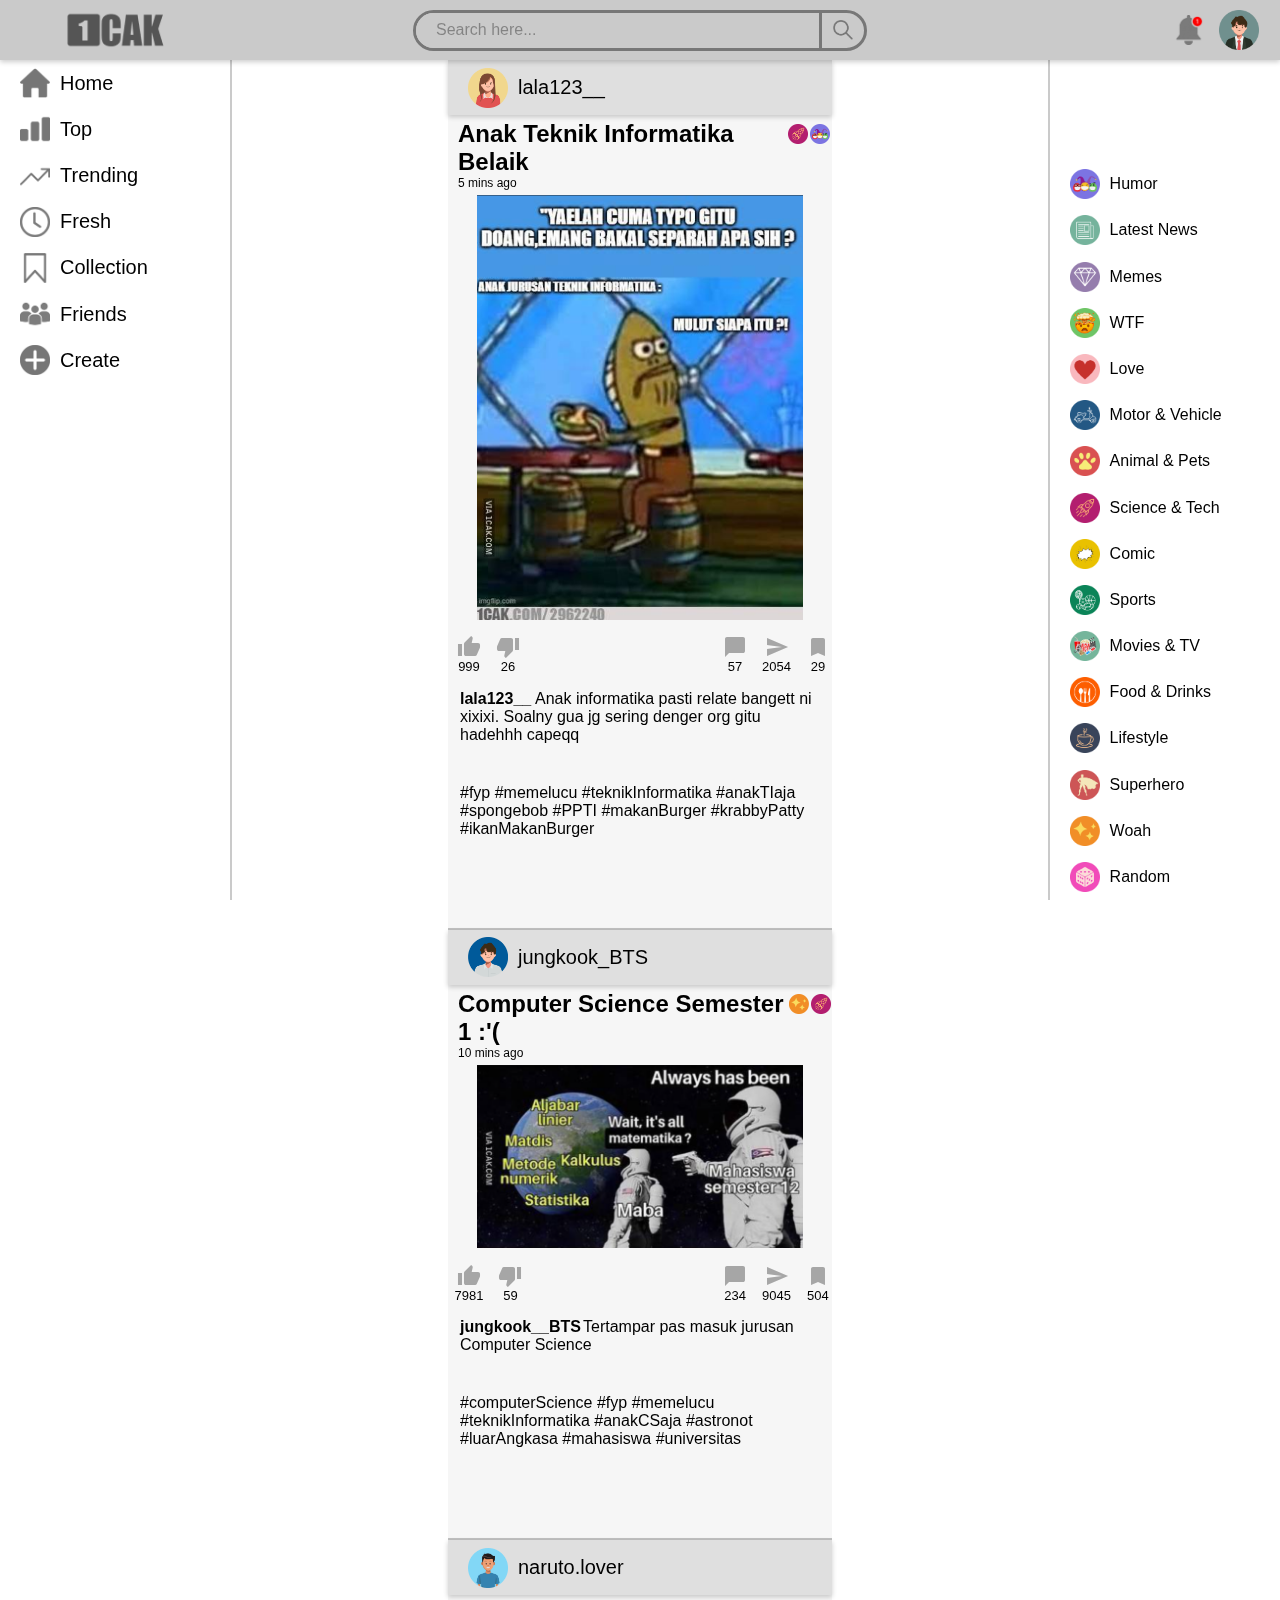
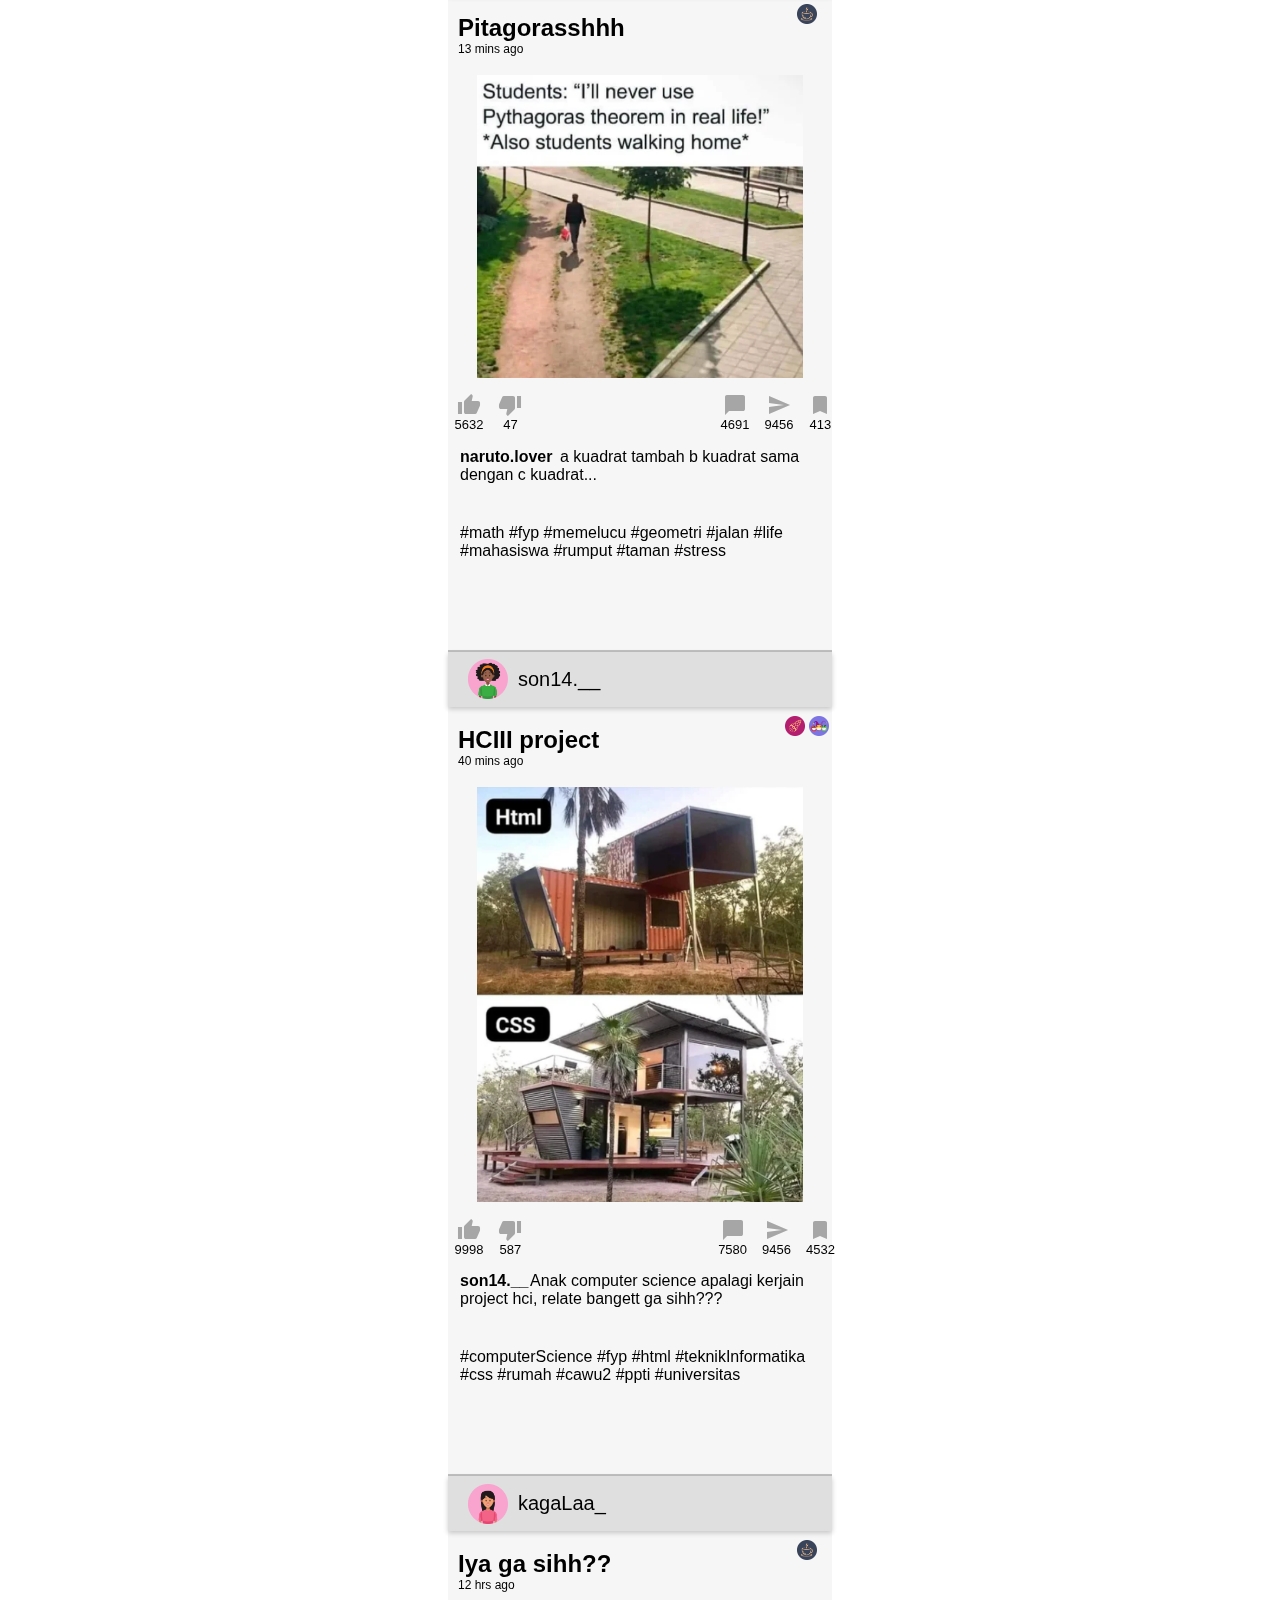
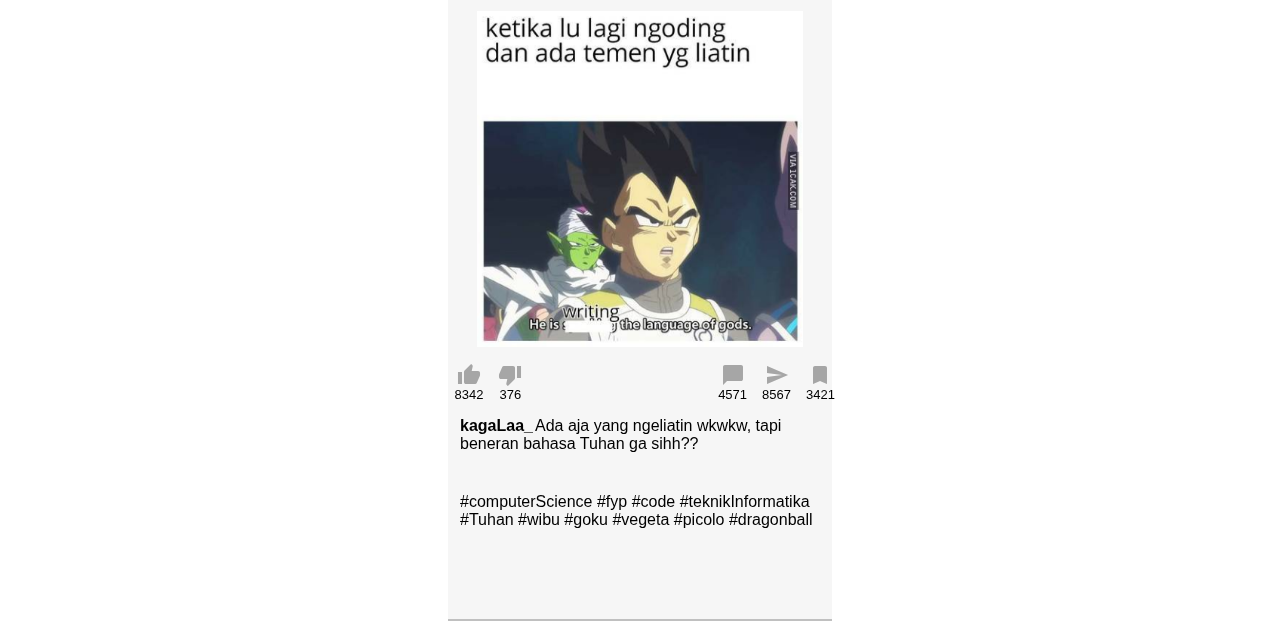
<file: index.html>
<!DOCTYPE html>
<html lang="en">
<head>
    <meta charset="UTF-8">
    <meta name="viewport" content="width=device-width, initial-scale=1.0">
    <title>Homepage</title>
    <link rel="stylesheet" href="homepage.css">
    <link rel="stylesheet" href="header.css">
    <link href="https://fonts.googleapis.com/icon?family=Material+Icons" rel="stylesheet">
    <script src="homepage.js" defer></script>
</head>
<body>
    <div class="header-container">
        <div class="samping">
            <div class="logo">
                <img src="Asset/logo 1cak hitam.png" alt="">
            </div>
    
            <div class="notif-profile">
                <img class="notif" src="Asset/homepage/notificationIcon.png" alt="">
                <a href="profile.html">
                    <img class="profile" src="Asset/homepage/profile.png" alt="">
                </a>
            </div>
        </div>
        
        <div class="tengah">
            <div class="search-wrapper">
                <div class="search">
                    <form>
                        <div class="searchh">
                            <input class="search-input" id="x" type="search" placeholder="Search here...">
                        </div>
                    </form>
                </div>
                <div class="iconSearch">
                    <img src="Asset/homepage/searchIcon.png" alt="">
                </div>
            </div>
        </div>
    </div>
    
    <div class="navbar">
        <div class="bagianKiri">
            <div class="navigation">
                <a href="homepage.html">
                    <div class="cat">
                        <img src="Asset/homepage/homeIcon.png" alt="">
                        <p>Home</p>
                    </div>
                </a>

                <div class="cat">
                    <img src="Asset/homepage/topIcon.png" alt="">
                    <p>Top</p>
                </div>

                <div class="cat">
                    <img src="Asset/homepage/trendingIcon.png" alt="">
                    <p>Trending</p>
                </div>

                <div class="cat">
                    <img src="Asset/homepage/freshIcon.png" alt="">
                    <p>Fresh</p>
                </div>

                <div class="cat">
                    <img src="Asset/homepage/collectionIcon.png" alt="">
                    <p>Collection</p>
                </div>

                <div class="cat">
                    <img src="Asset/homepage/friendIcon.png" alt="">
                    <p>Friends</p>
                </div>

                <a href="create.html">
                    <div class="cat">
                        <img src="Asset/homepage/createIcon.png" alt="">
                        <p>Create</p>
                    </div>
                </a>
            </div>
        </div>
    
        <div class="bagianKanan">
            <div class="category">
                <div class="cat">
                    <img src="Asset/homepage/humorIcon.png" alt="">
                    <p>Humor</p>
                </div>
        
                <div class="cat">
                    <img src="Asset/homepage/newsIcon.png" alt="">
                    <p>Latest News</p>
                </div>
        
                <div class="cat">
                    <img src="Asset/homepage/memesIcon.png" alt="">
                    <p>Memes</p>
                </div>
        
                <div class="cat">
                    <img src="Asset/homepage/wtfIcon.png" alt="">
                    <p>WTF</p>
                </div>
        
                <div class="cat">
                    <img src="Asset/homepage/loveIcon.png" alt="">
                    <p>Love</p>
                </div>
        
                <div class="cat">
                    <img src="Asset/homepage/motorIcon.png" alt="">
                    <p>Motor & Vehicle</p>
                </div>
        
                <div class="cat">
                    <img src="Asset/homepage/petIcon.png" alt="">
                    <p>Animal & Pets</p>
                </div>
        
                <div class="cat">
                    <img src="Asset/homepage/scienceIcon.png" alt="">
                    <p>Science & Tech</p>
                </div>
        
                <div class="cat">
                    <img src="Asset/homepage/comicIcon.png" alt="">
                    <p>Comic</p>
                </div>
        
                <div class="cat">
                    <img src="Asset/homepage/sportIcon.png" alt="">
                    <p>Sports</p>
                </div>
        
                <div class="cat">
                    <img src="Asset/homepage/movieTvIcon.png" alt="">
                    <p>Movies & TV</p>
                </div>
        
                <div class="cat">
                    <img src="Asset/homepage/foodDrinkIcon.png" alt="">
                    <p>Food & Drinks</p>
                </div>
        
                <div class="cat">
                    <img src="Asset/homepage/lifestyleIcon.png" alt="">
                    <p>Lifestyle</p>
                </div>
        
                <div class="cat">
                    <img src="Asset/homepage/superheroIcon.png" alt="">
                    <p>Superhero</p>
                </div>
        
                <div class="cat">
                    <img src="Asset/homepage/woahIcon.png" alt="">
                    <p>Woah</p>
                </div>
        
                <div class="cat">
                    <img src="Asset/homepage/randomIcon.png" alt="">
                    <p>Random</p>
                </div>
            </div>
        </div>
    </div>

    <div class="content-container">
        <div class="content">
            <div class="post1" data-post1-id="7712">
                <div class="profile-container">
                    <img class="profilePost" src="Asset/homepage/profile1.png" alt="">
                    <p>lala123__</p>
                </div>

                <div class="bagianAtas">
                    <div class="postTitle">
                        <h2>Anak Teknik Informatika Belaik</h1>
                        <p>5 mins ago</p>
                    </div>

                    <div class="postCategory">
                        <img src="Asset/homepage/scienceIcon.png" alt="">
                        <img src="Asset/homepage/humorIcon.png" alt="">
                    </div>
                </div>

                <div class="bagianTengah">
                    <img class="postingan" src="Asset/homepage/meme1.png" alt="">
                </div>

                <div class="feedback">
                    <div class="feedbackKiri">
                        <div class="like">
                            <span class="like-button material-icons" data-action="like">thumb_up</span>
                            <span class="like-count">999</span>
                        </div>
                        <div class="like">
                            <span class="dislike-button material-icons" data-action="dislike">thumb_down</span>
                            <span class="dislike-count">26</span>
                        </div>
                    </div>

                    <div class="feedbackKanan">
                        <div class="komen">
                            <span class="saved-button material-icons">chat_bubble</span>
                            <span class="saved-count">57</span>
                        </div>
                        <div class="komen">
                            <span class="saved-button material-icons">send</span>
                            <span class="saved-count">2054</span>
                        </div>
                        <div class="komen">
                            <span class="saved-buttonn material-icons">bookmark</span>
                            <span class="saved-count">29</span>
                        </div>
                    </div>
                </div>

                <div class="description">
                    <div class="caption">
                        <p class="username-capt">lala123__</p>
                        <p class="capt">Anak informatika pasti relate bangett ni xixixi. Soalny gua 
                            jg sering denger org gitu hadehhh capeqq
                        </p>

                        <p class="hashtag">#fyp #memelucu #teknikInformatika #anakTIaja #spongebob
                            #PPTI #makanBurger #krabbyPatty #ikanMakanBurger 
                        </p>
                    </div>
                </div>

                <div class="batas-post"></div>
            </div>


            <div class="post1" data-post1-id="7712">
                <div class="profile-container">
                    <img class="profilePost" src="Asset/homepage/profile2.png" alt="">
                    <p>jungkook_BTS</p>
                </div>

                <div class="bagianAtas">
                    <div class="postTitle">
                        <h2>Computer Science Semester 1 :'(</h1>
                        <p>10 mins ago</p>
                    </div>

                    <div class="postCategory">
                        <img src="Asset/homepage/woahIcon.png" alt="">
                        <img src="Asset/homepage/scienceIcon.png" alt="">
                    </div>
                </div>

                <div class="bagianTengah">
                    <img class="postingan" src="Asset/homepage/meme2.png" alt="">
                </div>

                <div class="feedback">
                    <div class="feedbackKiri">
                        <div class="like">
                            <span class="like-button material-icons" data-action="like">thumb_up</span>
                            <span class="like-count">7981</span>
                        </div>
                        <div class="like">
                            <span class="dislike-button material-icons" data-action="dislike">thumb_down</span>
                            <span class="dislike-count">59</span>
                        </div>
                    </div>

                    <div class="feedbackKanan">
                        <div class="komen">
                            <span class="saved-button material-icons">chat_bubble</span>
                            <span class="saved-count">234</span>
                        </div>
                        <div class="komen">
                            <span class="saved-button material-icons">send</span>
                            <span class="saved-count">9045</span>
                        </div>
                        <div class="komen">
                            <span class="saved-buttonn material-icons">bookmark</span>
                            <span class="saved-count">504</span>
                        </div>
                    </div>
                </div>

                <div class="description">
                    <div class="caption">
                        <p class="username-capt">jungkook__BTS</p>
                        <p class="capt2">
                            Tertampar pas masuk jurusan Computer Science
                        </p>

                        <p class="hashtag">
                            #computerScience #fyp #memelucu #teknikInformatika #anakCSaja #astronot #luarAngkasa #mahasiswa #universitas                        </p>
                    </div>
                </div>

                <div class="batas-post"></div>
            </div>

            <div class="post1" data-post1-id="7712">
                <div class="profile-container">
                    <img class="profilePost" src="Asset/homepage/profile3.png" alt="">
                    <p>naruto.lover</p>
                </div>

                <div class="bagianAtas">
                    <div class="postTitle">
                        <h2>Pitagorasshhh</h1>
                        <p>13 mins ago</p>
                    </div>

                    <div class="postCategory">
                        <img src="Asset/homepage/lifestyleIcon.png" alt="">
                    </div>
                </div>

                <div class="bagianTengah">
                    <img class="postingan" src="Asset/homepage/meme3.png" alt="">
                </div>

                <div class="feedback">
                    <div class="feedbackKiri">
                        <div class="like">
                            <span class="like-button material-icons" data-action="like">thumb_up</span>
                            <span class="like-count">5632</span>
                        </div>
                        <div class="like">
                            <span class="dislike-button material-icons" data-action="dislike">thumb_down</span>
                            <span class="dislike-count">47</span>
                        </div>
                    </div>

                    <div class="feedbackKanan">
                        <div class="komen">
                            <span class="saved-button material-icons">chat_bubble</span>
                            <span class="saved-count">4691</span>
                        </div>
                        <div class="komen">
                            <span class="saved-button material-icons">send</span>
                            <span class="saved-count">9456</span>
                        </div>
                        <div class="komen">
                            <span class="saved-buttonn material-icons">bookmark</span>
                            <span class="saved-count">413</span>
                        </div>
                    </div>
                </div>

                <div class="description">
                    <div class="caption">
                        <p class="username-capt">naruto.lover</p>
                        <p class="capt3">
                            a kuadrat tambah b kuadrat sama dengan c kuadrat...
                        </p>

                        <p class="hashtag">
                            #math #fyp #memelucu #geometri #jalan #life #mahasiswa #rumput #taman #stress
                        </p>
                    </div>
                </div>

                <div class="batas-post"></div>
            </div>

            <div class="post1" data-post1-id="7712">
                <div class="profile-container">
                    <img class="profilePost" src="Asset/homepage/profile4.png" alt="">
                    <p>son14.__</p>
                </div>

                <div class="bagianAtas">
                    <div class="postTitle">
                        <h2>HCIII project</h1>
                        <p>40 mins ago</p>
                    </div>

                    <div class="postCategory">
                        <img src="Asset/homepage/scienceIcon.png" alt="">
                        <img src="Asset/homepage/humorIcon.png" alt="">
                    </div>
                </div>

                <div class="bagianTengah">
                    <img class="postingan" src="Asset/homepage/meme4.png" alt="">
                </div>

                <div class="feedback">
                    <div class="feedbackKiri">
                        <div class="like">
                            <span class="like-button material-icons" data-action="like">thumb_up</span>
                            <span class="like-count">9998</span>
                        </div>
                        <div class="like">
                            <span class="dislike-button material-icons" data-action="dislike">thumb_down</span>
                            <span class="dislike-count">587</span>
                        </div>
                    </div>

                    <div class="feedbackKanan">
                        <div class="komen">
                            <span class="saved-button material-icons">chat_bubble</span>
                            <span class="saved-count">7580</span>
                        </div>
                        <div class="komen">
                            <span class="saved-button material-icons">send</span>
                            <span class="saved-count">9456</span>
                        </div>
                        <div class="komen">
                            <span class="saved-buttonn material-icons">bookmark</span>
                            <span class="saved-count">4532</span>
                        </div>
                    </div>
                </div>

                <div class="description">
                    <div class="caption">
                        <p class="username-capt">son14.__</p>
                        <p class="capt4">
                            Anak computer science apalagi kerjain project hci, relate bangett ga sihh???
                        </p>

                        <p class="hashtag">
                            #computerScience #fyp #html #teknikInformatika #css #rumah #cawu2 #ppti #universitas                        
                        </p>
                    </div>
                </div>

                <div class="batas-post"></div>
            </div>

            <div class="post1" data-post1-id="7712">
                <div class="profile-container">
                    <img class="profilePost" src="Asset/homepage/profile5.png" alt="">
                    <p>kagaLaa_</p>
                </div>

                <div class="bagianAtas">
                    <div class="postTitle">
                        <h2>Iya ga sihh??</h1>
                        <p>12 hrs ago</p>
                    </div>

                    <div class="postCategory">
                        <img src="Asset/homepage/lifestyleIcon.png" alt="">
                    </div>
                </div>

                <div class="bagianTengah">
                    <img class="postingan" src="Asset/homepage/meme5.png" alt="">
                </div>

                <div class="feedback">
                    <div class="feedbackKiri">
                        <div class="like">
                            <span class="like-button material-icons" data-action="like">thumb_up</span>
                            <span class="like-count">8342</span>
                        </div>
                        <div class="like">
                            <span class="dislike-button material-icons" data-action="dislike">thumb_down</span>
                            <span class="dislike-count">376</span>
                        </div>
                    </div>

                    <div class="feedbackKanan">
                        <div class="komen">
                            <span class="saved-button material-icons">chat_bubble</span>
                            <span class="saved-count">4571</span>
                        </div>
                        <div class="komen">
                            <span class="saved-button material-icons">send</span>
                            <span class="saved-count">8567</span>
                        </div>
                        <div class="komen">
                            <span class="saved-buttonn material-icons">bookmark</span>
                            <span class="saved-count">3421</span>
                        </div>
                    </div>
                </div>

                <div class="description">
                    <div class="caption">
                        <p class="username-capt">kagaLaa_</p>
                        <p class="capt5">
                            Ada aja yang ngeliatin wkwkw, tapi beneran bahasa Tuhan ga sihh??
                        </p>

                        <p class="hashtag">
                            #computerScience #fyp #code #teknikInformatika #Tuhan #wibu #goku #vegeta #picolo #dragonball
                        </p>
                    </div>
                </div>

                <div class="batas-post"></div>
            </div>
        </div>
    </div>
    
</body>
</html>
</file>
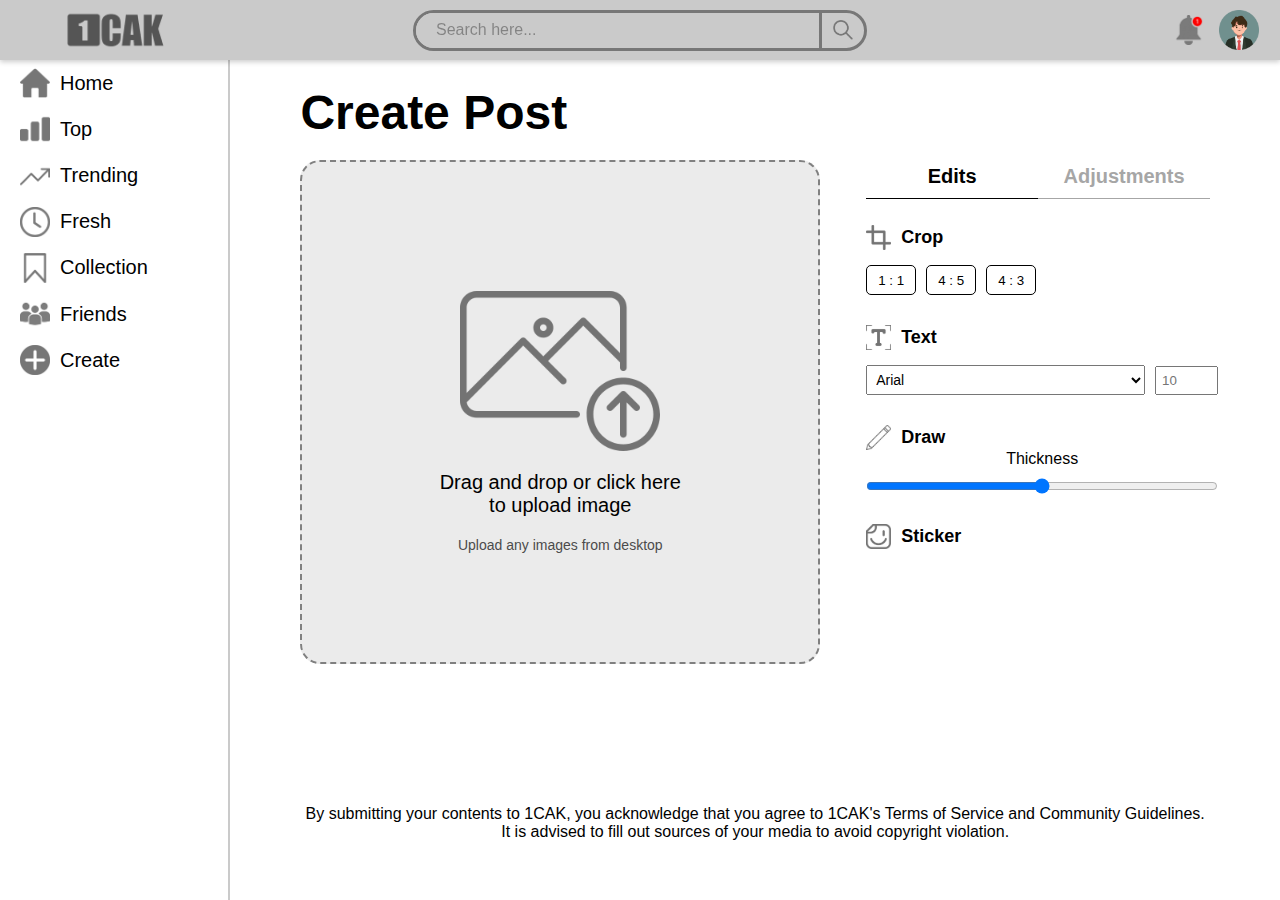
<file: create.html>
<!DOCTYPE html>
<html lang="en">
<head>
    <meta charset="UTF-8">
    <meta name="viewport" content="width=device-width, initial-scale=1.0">
    <link rel="stylesheet" href="header.css">
    <link rel="stylesheet" href="create.css">
    <script src="create.js" defer></script>
    <!-- nanti pindahin ke css yaaa uwaaaa -->
    <link href='https://unpkg.com/boxicons@2.1.4/css/boxicons.min.css' rel='stylesheet'>
    <title>Create</title>

</head>
<body>
    <div class="header-container">
        <div class="samping">
            <div class="logo">
                <img src="/Asset/logo 1cak hitam.png" alt="">
            </div>
    
            <div class="notif-profile">
                <img class="notif" src="/Asset/homepage/notificationIcon.png" alt="">
                <a href="profile.html">
                    <img class="profile" src="/Asset/homepage/profile.png" alt="">
                </a>
            </div>
        </div>
        
        <div class="tengah">
            <div class="search-wrapper">
                <div class="search">
                    <form>
                        <div class="searchh">
                            <input class="search-input" id="x" type="search" placeholder="Search here...">
                        </div>
                    </form>
                </div>
                <div class="iconSearch">
                    <img src="/Asset/homepage/searchIcon.png" alt="">
                </div>
            </div>
        </div>
    </div>
    
    <div class="navbar">
        <div class="bagianKiri">
            <div class="navigation">
                <a href="homepage.html">
                    <div class="cat">
                        <img src="/Asset/homepage/homeIcon.png" alt="">
                        <p>Home</p>
                    </div>
                </a>

                <div class="cat">
                    <img src="/Asset/homepage/topIcon.png" alt="">
                    <p>Top</p>
                </div>

                <div class="cat">
                    <img src="/Asset/homepage/trendingIcon.png" alt="">
                    <p>Trending</p>
                </div>

                <div class="cat">
                    <img src="/Asset/homepage/freshIcon.png" alt="">
                    <p>Fresh</p>
                </div>

                <div class="cat">
                    <img src="/Asset/homepage/collectionIcon.png" alt="">
                    <p>Collection</p>
                </div>

                <div class="cat">
                    <img src="/Asset/homepage/friendIcon.png" alt="">
                    <p>Friends</p>
                </div>

                <a href="create.html">
                    <div class="cat">
                        <img src="/Asset/homepage/createIcon.png" alt="">
                        <p>Create</p>
                    </div>
                </a>
            </div>
        </div>
    </div>

<!-- BAGIAN UPLOAD & EDIT FOTO -->
    <div class="main-container">
        <div class="main-padding">
            <h1>Create Post</h1>
            <div class="abcdefg">
                <div class="createPost">
                    <div class="createPost-left">
                        <label for="input-file" id="drop-area">
                            <!-- choose image from folder -->
                            <input type="file" accept="image/*" id="input-file" hidden>
                            <!-- <button class="choose-img">Choose Image</button> -->
                            <div id="img-view">
                                <img src="Asset/create/Upload-icon.png" alt="upload icon">
                                <p>Drag and drop or click here<br>to upload image</p>
                                <span>Upload any images from desktop</span>
                                <!-- <button>Next</button> -->
                            </div>                    
                        </label>           
                    </div>
                    <div class="createPost-right">
                        <div class="edit-or-adjust">
                            <button class="edits" id="edits">Edits</button>
                            <button class="adjustments" id="adjustments">Adjustments</button>
                        </div>
                        <div class="edit-items" id="edit-items">
                            <div class="crop">
                                <div class="crop-title onHover">
                                    <img src="Asset/create/Crop-icon.png" alt="Crop icon">
                                    <h4>Crop</h4>
                                </div>
                                <div class="crop-details">
                                    <button>1 : 1</button>
                                    <button>4 : 5</button>
                                    <button>4 : 3</button>
                                </div>
                            </div>
                            <div class="text">
                                <div class="text-title onHover">
                                    <img src="Asset/create/Text-icon.png" alt="Crop icon">
                                    <h4>Text</h4>
                                </div>
                                <div class="text-details">
                                    <select name="text" id="text">
                                        <option value="arial">Arial</option>
                                        <option value="bellMt">Bell MT</option>
                                        <option value="cooperBlack">Cooper Black</option>
                                        <option value="jokerman">Jokerman</option>
                                        <option value="timesNewRoman">Times New Roman</option> 
                                    </select>
    
                                    <input type="text" placeholder="10">
                                </div>
                            </div>
                            <div class="draw">
                                <div class="draw-title onHover">
                                    <img src="Asset/create/Draw-icon.png" alt="Crop icon">
                                    <h4>Draw</h4>
                                </div>
                                <div class="draw-details">
                                    <p>Thickness</p>
                                    <input type="range" value="100" min="0" max="200" class="slider">
                                </div>
                            </div>
                            <div class="sticker">
                                <div class="sticker-title onHover">
                                    <img src="Asset/create/Sticker-icon.png" alt="Crop icon">
                                    <h4>Sticker</h4>
                                </div>
                                <div class="sticker-details">

                                </div>
                            </div>
                        </div>

                        <div class="adjust-items" id="adjust-items">
                            <div class="ones">
                                <h5>Brightness</h5>
                                <input type="range" value="100" min="0" max="200" class="slider">
                            </div>
                            <div class="ones">
                                <h5>Contrast</h5>
                                <input type="range" value="100" min="0" max="200" class="slider">
                            </div>
                            <div class="ones">
                                <h5>Fade</h5>
                                <input type="range" value="100" min="0" max="200" class="slider">
                            </div>
                            <div class="ones">
                                <h5>Saturation</h5>
                                <input type="range" value="100" min="0" max="200" class="slider">
                            </div>
                            <div class="ones">
                                <h5>Temperature</h5>
                                <input type="range" value="100" min="0" max="200" class="slider">
                            </div>
                            <div class="ones">
                                <h5>Vignette</h5>
                                <input type="range" value="0" min="0" max="200" class="slider">
                            </div>
                        </div>
    
    
                    </div>
                </div>
                <button class="nextButton" id="nextButton">Next</button>
                <p class="copyright">By submitting your contents to 1CAK, you acknowledge that you agree to 1CAK's Terms of Service and Community Guidelines.<br>It is advised to fill out sources of your media to avoid copyright violation.</p>
            </div>
        </div>
    </div>
    
</body>
</html>
</file>
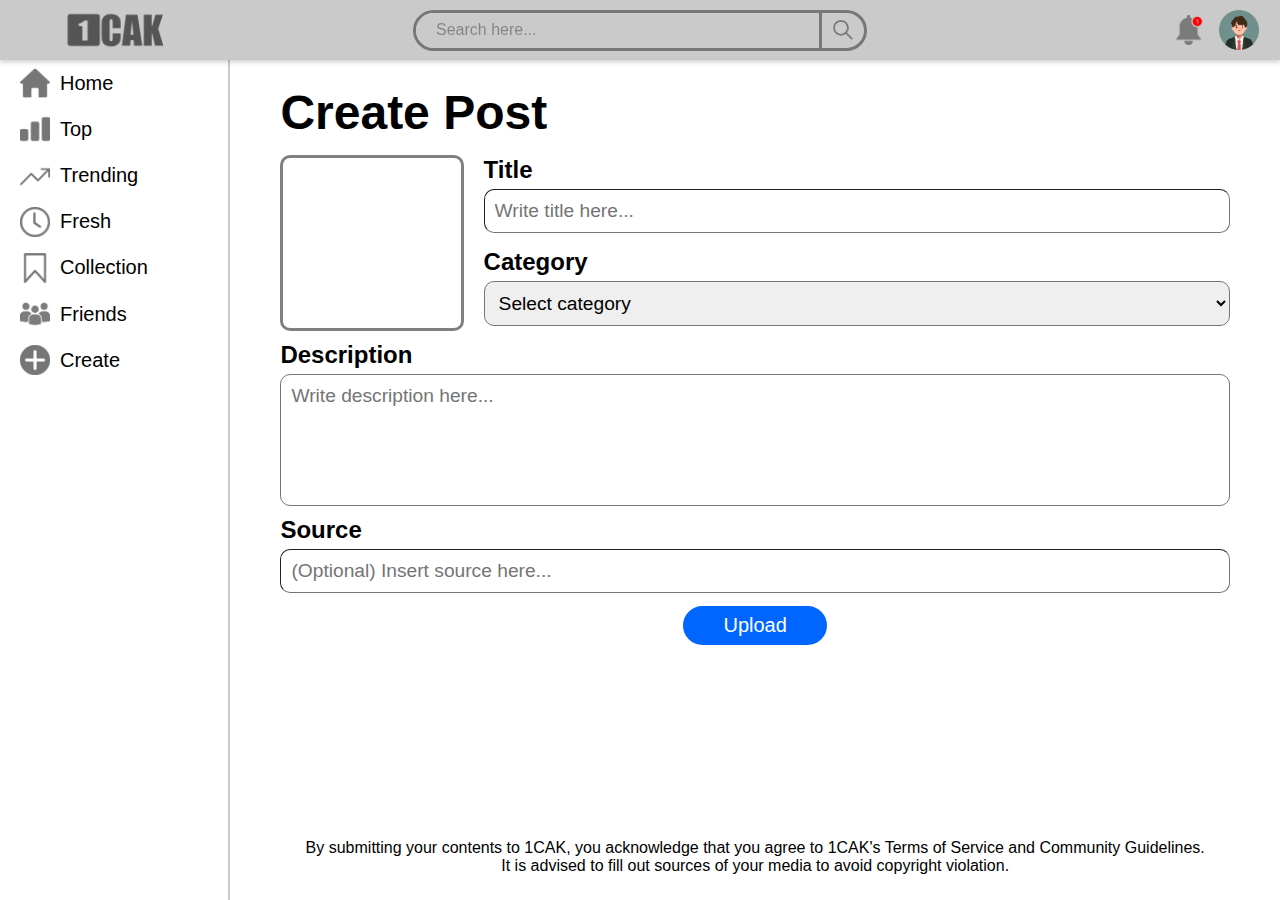
<file: create2.html>
<!DOCTYPE html>
<html lang="en">
<head>
    <meta charset="UTF-8">
    <meta name="viewport" content="width=device-width, initial-scale=1.0">
    <title>Upload Details</title>

    <link rel="stylesheet" href="header.css">
    <link rel="stylesheet" href="create2.css">
    <script src="create2.js" defer></script>
</head>
<body>
    <div class="header-container">
        <div class="samping">
            <div class="logo">
                <img src="/Asset/logo 1cak hitam.png" alt="">
            </div>
    
            <div class="notif-profile">
                <img class="notif" src="/Asset/homepage/notificationIcon.png" alt="">
                <a href="profile.html">
                    <img class="profile" src="/Asset/homepage/profile.png" alt="">
                </a>
            </div>
        </div>
        
        <div class="tengah">
            <div class="search-wrapper">
                <div class="search">
                    <form>
                        <div class="searchh">
                            <input class="search-input" id="x" type="search" placeholder="Search here...">
                        </div>
                    </form>
                </div>
                <div class="iconSearch">
                    <img src="/Asset/homepage/searchIcon.png" alt="">
                </div>
            </div>
        </div>
    </div>
    
    <div class="navbar">
        <div class="bagianKiri">
            <div class="navigation">
                <a href="homepage.html">
                    <div class="cat">
                        <img src="/Asset/homepage/homeIcon.png" alt="">
                        <p>Home</p>
                    </div>
                </a>

                <div class="cat">
                    <img src="/Asset/homepage/topIcon.png" alt="">
                    <p>Top</p>
                </div>

                <div class="cat">
                    <img src="/Asset/homepage/trendingIcon.png" alt="">
                    <p>Trending</p>
                </div>

                <div class="cat">
                    <img src="/Asset/homepage/freshIcon.png" alt="">
                    <p>Fresh</p>
                </div>

                <div class="cat">
                    <img src="/Asset/homepage/collectionIcon.png" alt="">
                    <p>Collection</p>
                </div>

                <div class="cat">
                    <img src="/Asset/homepage/friendIcon.png" alt="">
                    <p>Friends</p>
                </div>

                <a href="create.html">
                    <div class="cat">
                        <img src="/Asset/homepage/createIcon.png" alt="">
                        <p>Create</p>
                    </div>
                </a>
            </div>
        </div>
    </div>

    <div class="main-container">
        <div class="main-padding">
            <h1>Create Post</h1>
            <form id="upload-form" class="main-content">
                <div class="withpic">
                    <div class="selected-image" id="selected-image">
                        <!-- <img src="Asset/create/Upload-icon.png" alt=""> -->
                    </div>
                    <div class="form">
                        <div class="ones">
                            <h2>Title</h2>
                            <input type="text" class="input" id="title" placeholder="Write title here...">
                            <p class="error" id="error"></p>
                        </div>
                        <div class="ones">
                            <h2>Category</h2>
                            <select name="category" id="category" class="input">
                                <option value="notselected" disabled selected hidden>Select category</option>
                                <option value="motorvehicle">Motor & Vehicle</option>
                                <option value="animalpets">Animal & Pets</option>
                                <option value="sciencetech">Science & Tech</option>
                                <option value="comic">Comic</option>
                                <option value="sports">Sports</option>
                                <option value="moviestv">Movies & TV</option>
                                <option value="fooddrinks">Food & Drinks</option>
                                <option value="lifestyle">Lifestyle</option>
                                <option value="superhero">Superhero</option>
                                <option value="others">Others</option>
                            </select>
                            <p class="error" id="error2"></p>
                        </div>
                    </div>
                </div>
    
                <div class="ones">
                    <h2>Description</h2>
                    <textarea name="description" id="description" cols="30" rows="5" placeholder="Write description here..." class="input"></textarea>
                </div>
                <div class="ones">
                    <h2>Source</h2>
                    <input type="text" class="input" placeholder="(Optional) Insert source here...">
                </div>
                <div class="upload">
                    <button type="submit" class="upload">Upload</button>
                </div>
            </form>

            <p class="copyright">By submitting your contents to 1CAK, you acknowledge that you agree to 1CAK's Terms of Service and Community Guidelines.<br>It is advised to fill out sources of your media to avoid copyright violation.</p>
        </div>
    </div>
</body>
</html>
</file>
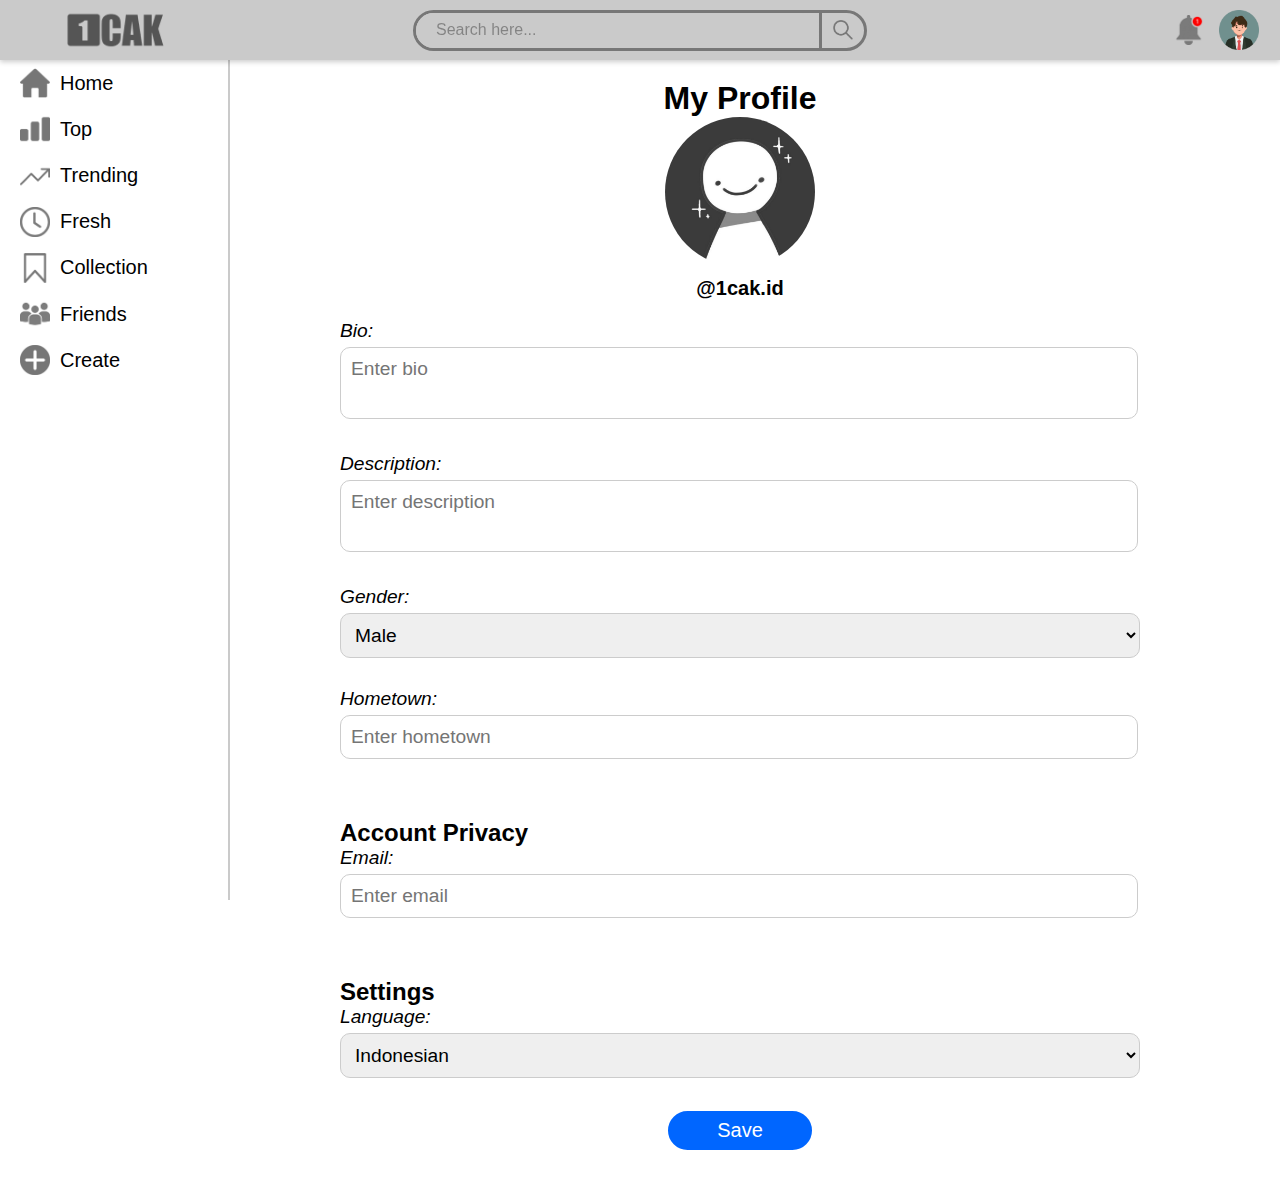
<file: profile.html>
<!-- ini profile yak nia -->

<!DOCTYPE html>
<html lang="en">
<head>
    <meta charset="UTF-8">
    <meta name="viewport" content="width=device-width, initial-scale=1.0">
    <link rel="stylesheet" href="header.css">
    <link rel="stylesheet" href="profile.css">
    <title>Profile</title>
    <!-- <link href="https://cdn.jsdelivr.net/npm/bootstrap@4.5.0/dist/css/bootstrap.min.css" rel="stylesheet"> -->

</head>
<body>
    <!-- navbar nya 18% -->
    <div class="header-container">
      <div class="samping">
          <div class="logo">
              <img src="/Asset/logo 1cak hitam.png" alt="">
          </div>
  
          <div class="notif-profile">
              <img class="notif" src="/Asset/homepage/notificationIcon.png" alt="">
              <a href="profile.html">
                  <img class="profile" src="/Asset/homepage/profile.png" alt="">
              </a>
          </div>
      </div>
      
      <div class="tengah">
          <div class="search-wrapper">
              <div class="search">
                  <form>
                      <div class="searchh">
                          <input class="search-input" id="x" type="search" placeholder="Search here...">
                      </div>
                  </form>
              </div>
              <div class="iconSearch">
                  <img src="/Asset/homepage/searchIcon.png" alt="">
              </div>
          </div>
      </div>
  </div>
  
  <div class="navbar">
      <div class="bagianKiri">
          <div class="navigation">
              <a href="homepage.html">
                  <div class="cat">
                      <img src="/Asset/homepage/homeIcon.png" alt="">
                      <p>Home</p>
                  </div>
              </a>

              <div class="cat">
                  <img src="/Asset/homepage/topIcon.png" alt="">
                  <p>Top</p>
              </div>

              <div class="cat">
                  <img src="/Asset/homepage/trendingIcon.png" alt="">
                  <p>Trending</p>
              </div>

              <div class="cat">
                  <img src="/Asset/homepage/freshIcon.png" alt="">
                  <p>Fresh</p>
              </div>

              <div class="cat">
                  <img src="/Asset/homepage/collectionIcon.png" alt="">
                  <p>Collection</p>
              </div>

              <div class="cat">
                  <img src="/Asset/homepage/friendIcon.png" alt="">
                  <p>Friends</p>
              </div>

              <a href="create.html">
                  <div class="cat">
                      <img src="/Asset/homepage/createIcon.png" alt="">
                      <p>Create</p>
                  </div>
              </a>
          </div>
      </div>
  </div>

  <!-- BAGIAN EDIT PROFILE -->
  <div class="container">
    <h1>My Profile</h1>
    <div class="profile-info">
      <div class="profile-picture">
        <img src="/Asset/profile/profilepictjpg.jpg" alt="Profile Picture">
      </div>
      <div class="username">
        <h2>@1cak.id</h2>
      </div>
    </div>
    <form id="profileForm">
      <div class="form-group">
        <label for="bio"> <i>Bio:</i></label>
        <textarea id="bio" name="bio" placeholder="Enter bio"></textarea>
      </div>
      <div class="form-group">
        <label for="description"> <i>Description:</i></label>
        <textarea id="description" name="description" placeholder="Enter description"></textarea>
      </div>
      <div class="form-group">
        <label for="gender"> <i>Gender:</i></label>
        <select id="gender" name="gender">
          <option value="Male">Male</option>
          <option value="Female">Female</option>
          <option value="Prefer not to say">Prefer not to say</option>
        </select>
      </div>
      
      <div class="form-group">
        <label for="hometown"> <i>Hometown:</i></label>
        <input type="text" id="hometown" name="hometown" placeholder="Enter hometown">
      </div>

      <!-- ACCOUNT PRIVACY -->
      <div class="accpriv">
        <h4>Account Privacy</h4>
      </div>

      <div class="form-group">
        <label for="email"> <i>Email:</i></label>
        <input type="email" id="email" name="email" placeholder="Enter email">
      </div>

      <!-- SETTINGS -->
      <div class="settings">
        <h4>
            Settings
        </h4>
      </div>
      <div class="form-group">
        <label for="language"> <i>Language:</i></label>
        <select id="language" name="language">
          <option value="Indonesian">Indonesian</option>
          <option value="English">English</option>
          <option value="Chinese">Chinese</option>
          <option value="Other">Other</option>
        </select>
      </div>
      <div class="save">
        <button type="submit">Save</button>
      </div>
    </form>
  </div>

</body>
</html>
</file>
<file: homepage.css>
*{
    margin: 0;
    padding: 0;
    font-family: 'Gill Sans', 'Gill Sans MT', Calibri, 'Trebuchet MS', sans-serif;
}

a{
    width: 100%;
    text-decoration: none;
    color: black;
}

body{
    background-color: rgb(255, 255, 255);
    justify-content: center;
    display: flex;
}

.content-container{
    justify-content: center;
    align-items: center;
    display: flex;  
    flex-direction: column;
    width: 30%;
    z-index: 1;
}

.content{
    margin-top: 60px;
    background-color: rgb(246, 246, 246);
    display: flex;
    flex-direction: column;
    width: 100%;
}

.content .post1{
    width: 100%;
    /* background-color: antiquewhite; */
}

.profile-container{
    width: 100%;
    height: 55px;
    background-color: rgb(223, 223, 223);
    box-shadow: 0 2px 5px rgba(0, 0, 0, 0.2);
    display: flex;
    justify-content: left;
    align-items: center;
}

.profile-container .profilePost{
    width: 40px;
    height: 40px;
    padding-left: 20px;
}

.profile-container p{
    margin-left: 10px;
    font-size: 20px;
}

.post1 .postingan{
    width: 85%;
}

.bagianAtas{
    width: 100%;
    height: 80px;
    /* background-color: aquamarine; */
    display: flex;
    justify-content: space-between;
    align-items: center;
}

.bagianAtas .postTitle{
    padding-left: 10px;
}

.bagianAtas .postTitle p{
    font-size: 12px;
}

.bagianAtas .postCategory{
    display: flex;
    flex-direction: row;
    width: 50px;
    /* background-color: aqua; */
    margin-bottom: 42px;
    justify-content: space-evenly;
}

.bagianAtas .postCategory img{
    width: 20px;
    height: 20px;
}

.post1 .bagianTengah{
    /* background-color: rebeccapurple; */
    width: 100%;
    /* height: 590px; */
    display: flex;
    align-items: start;
    justify-content: center;
}

.feedback{
    width: 100%;
    height: 70px;
    /* background-color: green; */
    display: flex;
    align-items: center;
    justify-content: space-between;
}

.feedback .feedbackKiri{
    width:25%;
    height: 60px;
    /* background-color: red; */
    display: flex;
    align-items: center;
    justify-content: center;
}

/* 
.like{
    display: flex;
    align-items: center;
    justify-content: center;
    flex-direction: column;
    cursor: default;
}

.like:not(:last-child){
    margin-right: 12px;
}

.like-button{
    margin-right: 6px;
    color: #888888;
    cursor: pointer;
}

.like-selected > .like-button,
.like-selected > .like-count {
    color: aquamarine;
}

.like:not(.like-selected) > .like-button:hover {
    color: #5c5c5c;
} */

.like, .komen {
    display: flex;
    align-items: center;
    justify-content: center;
    flex-direction: column;
    margin-right: 15px;
}

.like-button, .dislike-button, .saved-button {
    color: rgb(166, 166, 166);
    cursor: pointer;
}

.saved-buttonn{
    color: rgb(166, 166, 166);
    cursor: pointer;   
}

.like-button.active, .dislike-button.active, .saved-buttonn.active {
    color: rgb(104, 104, 104); /* Change the color when liked */
}

.like-count, .dislike-count, .saved-count {
    font-size: 13px;
}

.feedback .feedbackKanan{
    width: 25%;
    height: 60px;
    /* background-color: yellow; */
    display: flex;
    align-items: center;
    justify-content: center;
}

.description{
    /* background-color: yellow; */
    padding: 0 12px 0 12px;
}

.description .caption{
    width: 100%;
    /* background-color: gray; */
}

.description .caption .capt{
    margin-top: -18px;
    text-indent: 75px;
}

.description .caption .capt2{
    margin-top: -18px;
    text-indent: 123px;
}

.description .caption .capt3{
    margin-top: -18px;
    text-indent: 100px;
}

.description .caption .capt4{
    margin-top: -18px;
    text-indent: 70px;
}

.description .caption .capt5{
    margin-top: -18px;
    text-indent: 75px;
}

.description .caption .username-capt{
    /* background-color: yellow; */
    height: 18px;
    font-weight: bold;
    width: 100%;
    display: flex;
    flex-direction: column;
}

.description .caption .hashtag{
    margin-top: 40px;
}

.batas-post{
    width: 100%;
    height: 90px;
    border-bottom: #333333;
    /* background-color: red; */
    border-bottom: 2px solid rgb(192, 192, 192);
}
</file>
<file: header.css>
*{
    margin: 0;
    padding: 0;
    font-family: 'Gill Sans', 'Gill Sans MT', Calibri, 'Trebuchet MS', sans-serif;
}

/* a{
    width: 100%;
    text-decoration: none;
    color: black;
}

body{
    background-color: rgb(255, 255, 255);
    justify-content: center;
    display: flex;
} */

.header-container{
    width: 100%;
    height: 60px;
    background-color: rgba(202, 202, 202);
    position: fixed;
    justify-content: center;
    align-items: center;
    display: flex;  
    flex-direction: row;
    box-shadow: 0 2px 5px rgba(0, 0, 0, 0.2);
    z-index: 2;
}

.header-container .samping{
    width: 100%;
    height: 60px;
    position: fixed;
    display: flex;
    flex-direction: row;
    justify-content: space-between;
}

.header-container .logo{
    /* background-color: red; */
    width: 18%;
    height: 100%;
    justify-content: center;
    align-items: center;
    display: flex;
}

.header-container .logo img{
    width: 50%;
}

.header-container .notif-profile{
    /* background-color: green; */
    width: 10%;
    height: 100%;
    display: flex;
    justify-content: center;
    align-items: center;
}

.header-container .notif-profile a{
    /* background-color: red; */
    width: 40px;
    height: 40px;
}

.header-container .notif-profile a .profile{
    width: 40px;
    height: 40px;
}

.header-container .notif-profile .notif{
    margin-right: 15px;
    width: 30px;
    height: 30px;
}

.header-container .tengah{
    /* background-color: yellow; */
    width: 100%;
    height: 100%;
    justify-content: center;
    align-items: center;
    display: flex;
}

.header-container .tengah .search-wrapper{
    /* background-color: aqua; */
    width: 35%;
    height: 35px;
    border: 3px solid rgb(119, 119, 119);
    border-radius: 50px;
    justify-content: center;
    align-items: center;
    display: flex;
}

.header-container .tengah .search-wrapper .search{
    background-color: rgb(202, 202, 202);
    width: 90%;
    height: 35px;
    justify-content: left;
    align-items: center;
    display: flex;
    color: rgb(119, 119, 119);
    border-radius: 20px;
}

.header-container .tengah .search-wrapper .searchh{
    margin-left: 20px;
    /* background-color: aqua; */
    height: 25px;
    width: 430px;
    display: flex;
    align-items: center;
    filter: grayscale(100%);
}

.header-container .tengah .search-wrapper .searchh .search-input{
    font-size: 16px;
    color: #333333;
    outline: none;
    border: none;
    background: transparent;
    width: 100%;
}

.search-input::placeholder{
    color: rgba(0, 0, 0, 0.35);
}

.header-container .tengah .search-wrapper .iconSearch{
    /* background-color: blueviolet; */
    border-left: 3px solid rgb(119, 119, 119);
    width: 10%;
    height: 35px;
    justify-content: center;
    align-items: center;
    display: flex;
    cursor: pointer;
    z-index: 1;
}

.header-container .tengah .search-wrapper .iconSearch img{
    width: 20px;
    height: 20px;
}

.navbar{
    width: 100%;
    height: 100vh;
    position: fixed;
    display: flex;
    flex-direction: row;
    justify-content: space-between;
}

.bagianKiri{
    background-color: white;
    width: 18%;
    height: 100vh;
    justify-content: center;
    display: flex;  
    flex-direction: row;
    border-right: 2px solid rgba(202, 202, 202);
}

.navbar .bagianKiri .navigation{
    /* background-color: aqua; */
    width: 100%;
    padding-top: 60px;
    /* justify-content: center; */
    align-items: center;
    display: flex;  
    flex-direction: column;
    margin-left: 10px;
    margin-right: 10px;
}

.navbar .bagianKiri .navigation .cat p{
    font-size: 20px;
}

.bagianKanan{
    background-color: white;
    width: 18%;
    height: 100vh;
    float: right;
    justify-content: center;
    align-items: end;
    display: flex;  
    flex-direction: row;
    border-left: 2px solid rgba(202, 202, 202);
}

.bagianKanan .category{
    /* background-color: aliceblue; */
    width: 100%;
    /* height: 100vh; */
    justify-content: center;
    align-items: center;
    display: flex;  
    flex-direction: column;
    margin-left: 10px;
    margin-right: 10px;
}

.cat{
    /* background-color: palevioletred; */
    /* border: 3px solid rgba(0, 0, 0, 0.5); */
    width: 100%;
    height: 41px;
    justify-content: left;
    align-items: center;
    display: flex;  
    flex-direction: row;
    margin-top: 2.7px;
    margin-bottom: 2.5px;
}

.cat:hover{
    background-color: rgb(226, 226, 226);
    border-radius: 10px;
    cursor: pointer;
}

.cat img{
    width: 30px;
    height: 30px;
    padding-left: 10px;
}

.cat p{
    padding-left: 10px;
    font-size: 100%;
}
</file>
<file: create.css>
*{
    margin: 0;
    padding: 0;
    font-family: 'Gill Sans', 'Gill Sans MT', Calibri, 'Trebuchet MS', sans-serif;
}

.navbar {
    width: 18%;
}

.bagianKiri {
    width: 100%;
}

a{
    width: 100%;
    text-decoration: none;
    color: black;
}

body{
    background-color: rgb(255, 255, 255);
}

button{
    cursor: pointer;
}

.main-container {
    padding-top: 60px;
    padding-left: 18%;
}

.main-padding {
    padding: 25px 70px;
}

.main-container h1{
    font-size: 3rem;
    padding-bottom: 20px;
}

.abcdefg{
    display: flex;
    flex-direction: column;
    align-items: center;
    /* justify-content: center; */
    gap: 50px;
    text-align: center;
}

.abcdefg .nextButton{
    padding: 8px;
    font-size: 20px;
    border: none;
    border-radius: 70px;
    border-style: solid;
    background-color: #0066FF;
    color: white;
    cursor: pointer;
    width: 150px;
    visibility: hidden;
}

.abcdefg .nextButton:hover{
    background-color: #0056b3;
}

.abcdefg .nextButton.active {
    visibility: visible;
}

.main-container .createPost{
    display: flex;
    width: 100%;
    /* height: 450px;*/
    /* justify-content: space-between;
    justify-content: center; */
    gap: 10px;
}

.createPost-left{
    width: 60%;
    height: 500px;
}

#drop-area{
    width: 60%;
    height: 500px;
}

#drop-area img{
    width: 200px;
}

#img-view{
    display: flex;
    flex-direction: column;
    align-items: center;
    justify-content: center;
    text-align: center;
    width: 100%;
    height: 100%;
    border-radius: 20px;
    border: 2px dashed;
    border-color: grey;
    background-color:rgb(235, 235, 235);
    background-position: center;
    background-size: cover;
}

#img-view p{
    font-size: 1.25rem;
}

#img-view span{
    display: block;
    font-size: 14px;
    color: rgb(75, 75, 75);
    margin-top: 20px;
}

.createPost-right{
    padding-left: 40px;
    /* padding: 30px; */
    /* border: 3px;
    border-style: solid; */
    width: 40%;
    background-color: rgb(255, 255, 255);
    display: flex;
    flex-direction: column;
    /* justify-content: center;
    align-items: center; */
}

.createPost-right .edit-or-adjust{
    padding-bottom: 30px;
    /* background-color: rgb(255, 0, 0); */
    display: flex;
    justify-content: center;
    /* gap: 100px; */
}

.createPost .edit-or-adjust button{
    width: 50%;
    font-weight: bold;
    font-size: 1.25rem;
    border: none;
    background-color: transparent;
    border-bottom: solid;
    padding: 5px;
    border-width: 1.5px;
    padding-bottom: 10px;
}

.createPost .edits, .createPost .adjustments {
    color: rgb(166, 166, 166);
}

.createPost .edits.active, .createPost .adjustments.active {
    color: black;
}

.createPost-right .edit-items, .createPost-right .adjust-items {
    position: absolute;
    top: 225px;
    display: flex;
    flex-direction: column;
    width: 27.5%;
    gap: 30px;
    /* padding: 0 50px; */
    visibility: hidden;
}

.createPost-right .edit-items.active, .createPost-right .adjust-items.active {
    visibility: visible;
}

.createPost-right .adjust-items .ones {
    display: flex;
    flex-direction: column;
    width: 100%;
    font-size: 1.4rem;
    justify-content: baseline;
    align-items: baseline;
    gap: 10px;
}

.createPost-right .adjust-items .ones input {
    width: 100%;
}

.createPost-right .edit-items  h4{
    font-size: large;
}

.onHover:hover{
    cursor: pointer;
}

/* CROP */

.createPost-right .edit-items .crop{
    gap: 15px;
    display: flex;
    flex-direction: column;
    align-items: center;
    width: 100%;
}

.createPost-right .edit-items .crop button{
    width: 50px;
    height: 30px;
    background-color: white;
    border: solid 1px;   
    border-radius: 5px;
}

.createPost-right .edit-items .crop .crop-title{
    gap: 10px;
    display: flex;
    align-items: center;
    width: 100%;
}

.createPost-right .edit-items .crop .crop-title img{
    width: 25px;
}

.createPost-right .edit-items .crop .crop-details{
    gap: 10px;
    display: flex;
    align-items: center;
    width: 100%;
}

/* TEXT */

.createPost-right .edit-items .text{
    gap: 15px;
    display: flex;
    flex-direction: column;
    align-items: center;
    width: 100%;
}

.createPost-right .edit-items .text .text-title{
    gap: 10px;
    display: flex;
    align-items: center;
    width: 100%;
}

.createPost-right .edit-items .text .text-title img{
    width: 25px;
}

.createPost-right .edit-items .text .text-details{
    gap: 10px;
    display: flex;
    align-items: center;
    /* justify-content: center; */
    width: 100%;
}

.createPost-right .edit-items .text .text-details select{
    width: 85%;
    font-size: 14px;
    padding: 5px;
}

.createPost-right .edit-items .text .text-details input{
    width: 15%;
    padding: 5px;
}

/* DRAW */

.createPost-right .edit-items .draw{
    gap: 0px;
    display: flex;
    flex-direction: column;
    align-items: center;
    width: 100%;
}

.createPost-right .edit-items .draw .draw-title{
    gap: 10px;
    display: flex;
    align-items: center;
    width: 100%;
}

.createPost-right .edit-items .draw .draw-title img{
    width: 25px;
}

.createPost-right .edit-items .draw .draw-details{
    gap: 10px;
    width: 100%;
    display: flex;
    flex-direction: column;
    justify-content: center;
    align-items: center;
}

.createPost-right .edit-items .draw .draw-details .slider{
    width: 100%;
}

/* STICKER */

.createPost-right .edit-items .sticker{
    gap: 20px;
    display: flex;
    flex-direction: column;
    align-items: center;
    width: 100%;
}

.createPost-right .edit-items .sticker .sticker-title{
    gap: 10px;
    display: flex;
    align-items: center;
    width: 100%;
}

.createPost-right .edit-items .sticker .sticker-title img{
    width: 25px;
}

.createPost-right .edit-items .sticker .sticker-details{
    gap: 10px;
    display: flex;
    align-items: center;
    width: 100%;
}
</file>
<file: create2.css>
*{
    margin: 0;
    padding: 0;
    font-family: 'Gill Sans', 'Gill Sans MT', Calibri, 'Trebuchet MS', sans-serif;
}

a{
    width: 100%;
    text-decoration: none;
    color: black;
}

body{
    background-color: rgb(255, 255, 255);
}

.navbar {
    width: 18%;
}

.bagianKiri {
    width: 100%;
}

.main-container {
    /* height: 100vh; */
    padding-top: 60px;
    padding-left: 18%;
}

.main-padding {
    padding: 25px 50px;
    display: flex;
    flex-direction: column;
    justify-content: center;
    align-items: center;
    gap: 15px;
}

.main-content {
    width: 100%;
    display: flex;
    flex-direction: column;
    gap: 10px;
}

.main-container .withpic {
    width: 100%;
    display: flex;
    align-items: center;
    gap: 20px;
}

.main-container .form {
    width: 100%;
    display: flex;
    flex-direction: column;
    gap: 10px;
}

.main-container .ones {
    display: flex;
    flex-direction: column;
    gap: 5px;
}

.main-container h1 {
    width: 100%;
    font-size: 3rem;
}

.main-container h2 {
    font-size: 1.5rem;
}

.main-container .withpic img {
    width: 150px;
    height: 150px;
    padding: 10px;
}

.main-container .withpic .selected-image {
    /* background-image: url(Asset/homepage/meme1.png); */
    background-position: center;
    background-size: cover;
    width: 200px;
    height: 150px;
    padding: 10px;
    border-style: solid;
    border-radius: 10px;
    border-color: grey;
}

.main-container .input {
    padding: 10px;
    outline-color: grey;
    border-radius: 10px;
    border-width: 1px;
    font-size: 1.2rem;
}

.main-container .copyright {
    position: absolute;
    bottom: 25px;
    text-align: center;
}

.main-container textarea {
    resize: none;
}

.main-container button{
    padding: 8px;
    font-size: 20px;
    border: none;
    border-radius: 70px;
    border-style: solid;
    background-color: #0066FF;
    color: white;
    cursor: pointer;
    width: 150px;
}

.main-container button:hover {
    background-color: #0056b3;
}

.main-container option {
    padding: 10px;
}

.main-container .upload {
    display: flex;
    justify-content: center;
}

.main-container .error {
    color: red;
}
</file>
<file: profile.css>
*{
  margin: 0;
  padding: 0;
  font-family: 'Gill Sans', 'Gill Sans MT', Calibri, 'Trebuchet MS', sans-serif;
}

.navbar {
  width: 18%;
}

.bagianKiri {
  width: 100%;
}

a{
  width: 100%;
  text-decoration: none;
  color: black;
}

body{
  background-color: rgb(255, 255, 255);
}

button{
  cursor: pointer;
}



/* EDIT */
body {
  font-family: Arial, sans-serif;
  margin: 0;
  display: flex;
 
}

.container {
  width: calc(100%-18%);
  /* max-width: 600px; */
  margin-left: 18%;
  margin: 0 auto;
  background-color: #fff;
  padding-left: 200px;
  /* padding: 450px; */
  padding-top: 80px;
  border-radius: 8px;
  padding-bottom: 50px;
  /* box-shadow: 0px 0px 10px rgba(0, 0, 0, 0.1); */
  /* z-index: 1000; */
  /* background-color: #0056b3; */
  

}

.profile-info {
  margin-bottom: 20px;
}

.profile-picture img {
  width: 150px;
  height: 150px;
  border-radius: 50%; /* foto profil bundar */
  margin-bottom: 10px; /*  jarak antara foto profil dan teks "Username" */
  display: block; 
  margin-left: auto;
  margin-right: auto;
}

.username h2 {
  margin: 0; /* Menghapus margin bawaan dari elemen h2 */
  text-align: center; 
  font-size: 20px;
}

h1 {
  text-align: center;
}

.form-group {
  margin-bottom: 20px;
}

label {
  display: block;
  margin-bottom: 5px;
  font-style: italic; 
  font-size: 1.2rem;
}

.accpriv{
  margin-top: 50px;
}

.settings{
  margin-top: 50px;
}



input[type="text"],
input[type="email"],
textarea,
select {
  width: 100%;
  padding: 10px;
  border: 1px solid #ccc;
  border-radius: 10px;
  resize: none;
  font-size: 1.2rem;
}

.form-group textarea,
.form-group input[type="email"],
.form-group select {
  width: 800px; /* Mengatur lebar menjadi 80% dari lebar container */
  padding: 10px;
  border: 1px solid #ccc;
  border-radius: 10px;
  margin-bottom: 10px; /* Menambahkan jarak antar elemen */
}

textarea {
  height: 50px;
}

button {
  padding: 8px;
  font-size: 20px;
  border: none;
  border-radius: 70px;
  border-style: solid;
  background-color: #0066FF;
  color: white;
  cursor: pointer;
  width: 150px;
}

button:hover {
  background-color: #0056b3;
}

#hometown,
#email,
#bio,
#description {
  width: 97%; /* Mengatur lebar kotak */
  padding: 10px; /* Menentukan jarak antara konten dan tepi kotak */
  border: 1px solid #ccc;
  border-radius: 10px;
  margin-bottom: 10px; /* Menambahkan jarak antar elemen */
}

h4 {
  font-size: 1.5rem;
}

.save {
  text-align: center;
}
</file>
